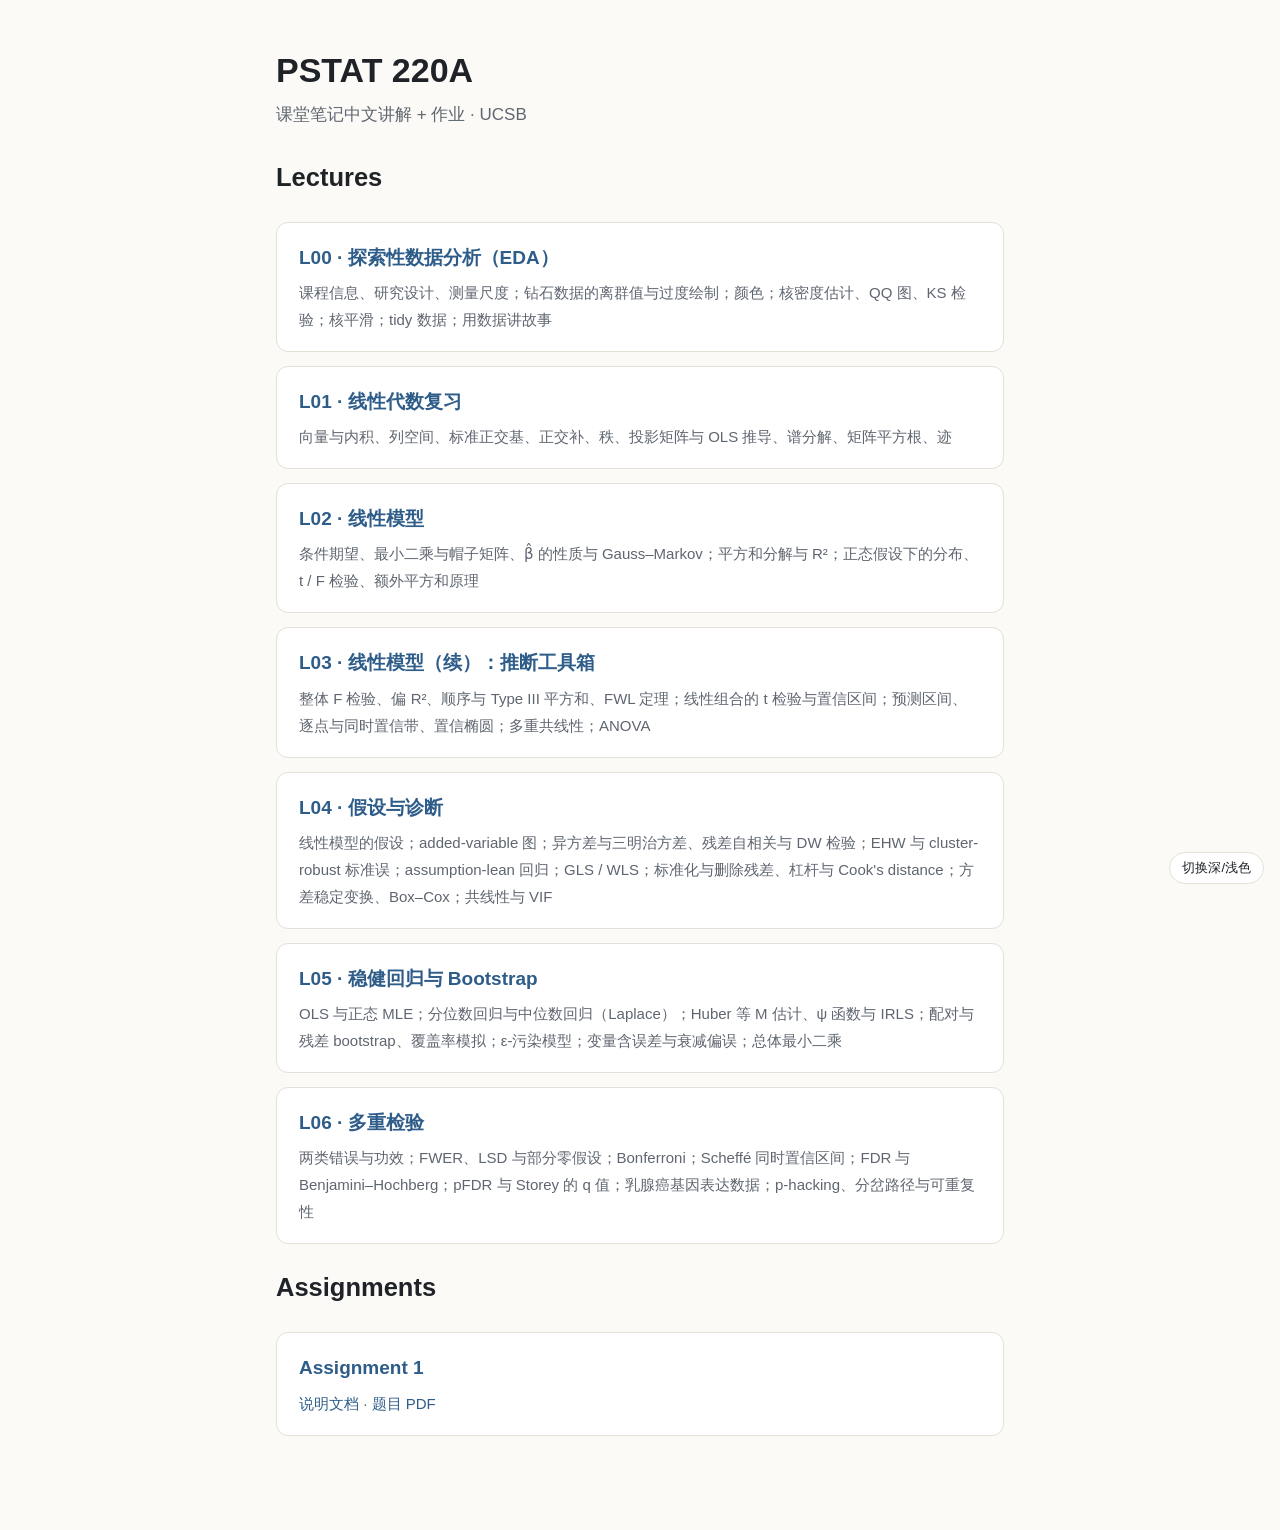
<file: index.html>
<!doctype html>
<html lang="zh-CN">
<head>
<meta charset="utf-8">
<meta name="viewport" content="width=device-width, initial-scale=1">
<title>PSTAT 220A</title>
<link rel="stylesheet" href="assets/style.css">
</head>
<body>
<div class="narrow">
  <header class="page">
    <h1>PSTAT 220A</h1>
    <p class="sub">课堂笔记中文讲解 + 作业 · UCSB</p>
  </header>

  <h2>Lectures</h2>
  <ul class="card-list">
    <li>
      <a href="Lecture/L00-eda.html">L00 · 探索性数据分析（EDA）</a>
      <p>课程信息、研究设计、测量尺度；钻石数据的离群值与过度绘制；颜色；核密度估计、QQ 图、KS 检验；核平滑；tidy 数据；用数据讲故事</p>
    </li>
    <li>
      <a href="Lecture/L01-linear-algebra-review.html">L01 · 线性代数复习</a>
      <p>向量与内积、列空间、标准正交基、正交补、秩、投影矩阵与 OLS 推导、谱分解、矩阵平方根、迹</p>
    </li>
    <li>
      <a href="Lecture/L02-linear-models.html">L02 · 线性模型</a>
      <p>条件期望、最小二乘与帽子矩阵、β̂ 的性质与 Gauss–Markov；平方和分解与 R²；正态假设下的分布、t / F 检验、额外平方和原理</p>
    </li>
    <li>
      <a href="Lecture/L03-linear-models-inference.html">L03 · 线性模型（续）：推断工具箱</a>
      <p>整体 F 检验、偏 R²、顺序与 Type III 平方和、FWL 定理；线性组合的 t 检验与置信区间；预测区间、逐点与同时置信带、置信椭圆；多重共线性；ANOVA</p>
    </li>
    <li>
      <a href="Lecture/L04-assumptions-diagnostics.html">L04 · 假设与诊断</a>
      <p>线性模型的假设；added-variable 图；异方差与三明治方差、残差自相关与 DW 检验；EHW 与 cluster-robust 标准误；assumption-lean 回归；GLS / WLS；标准化与删除残差、杠杆与 Cook's distance；方差稳定变换、Box–Cox；共线性与 VIF</p>
    </li>
    <li>
      <a href="Lecture/L05-robust-regression.html">L05 · 稳健回归与 Bootstrap</a>
      <p>OLS 与正态 MLE；分位数回归与中位数回归（Laplace）；Huber 等 M 估计、ψ 函数与 IRLS；配对与残差 bootstrap、覆盖率模拟；ε-污染模型；变量含误差与衰减偏误；总体最小二乘</p>
    </li>
    <li>
      <a href="Lecture/L06-multiple-testing.html">L06 · 多重检验</a>
      <p>两类错误与功效；FWER、LSD 与部分零假设；Bonferroni；Scheffé 同时置信区间；FDR 与 Benjamini–Hochberg；pFDR 与 Storey 的 q 值；乳腺癌基因表达数据；p-hacking、分岔路径与可重复性</p>
    </li>
    <!-- New lecture template:
    <li>
      <a href="Lecture/L07-xxx.html">L07 · Title</a>
      <p>Short description</p>
    </li>
    -->
  </ul>

  <h2>Assignments</h2>
  <ul class="card-list">
    <li>
      <a href="Assignment_1/hw1.html">Assignment 1</a>
      <p><a href="https://github.com/HOUPU1993/PSTATA220A/blob/main/Assignment_1/document.md" style="font-size:15px;font-weight:400">说明文档</a> · <a href="Assignment_1/hw1.pdf" style="font-size:15px;font-weight:400">题目 PDF</a></p>
    </li>
    <!-- New assignment template:
    <li>
      <a href="Assignment_2/hw2.html">Assignment 2</a>
      <p>Short description</p>
    </li>
    -->
  </ul>
</div>
<script src="assets/main.js"></script>
</body>
</html>
</file>
<file: assets/style.css>
/* PSTAT 220A notes - shared stylesheet */
:root {
  --bg: #fbfaf7;
  --surface: #ffffff;
  --text: #1f2328;
  --muted: #5f6670;
  --border: #e3e0d8;
  --accent: #2f5d8a;
  --accent-soft: #e8f0f8;
  --note-bg: #f6f4ee;
  --plain-bg: #eef6ef;
  --plain-bd: #5b9a68;
  --ex-bg: #fdf6e7;
  --ex-bd: #c99a2e;
  --why-bg: #f3eef9;
  --why-bd: #8a64b8;
  --warn-bg: #fdeeee;
  --warn-bd: #c25555;
  --code-bg: #f1efe9;
  --vec-y: #2f5d8a;
  --vec-hat: #3c8a4f;
  --vec-perp: #c25555;
}
@media (prefers-color-scheme: dark) {
  :root:not([data-theme="light"]) {
    --bg: #16181c;
    --surface: #1d2025;
    --text: #e6e6e3;
    --muted: #9aa0a8;
    --border: #2e3239;
    --accent: #7fb0e0;
    --accent-soft: #1f2a36;
    --note-bg: #22252b;
    --plain-bg: #1b2a1f;
    --plain-bd: #6fbf80;
    --ex-bg: #2b2518;
    --ex-bd: #d9ae4a;
    --why-bg: #261f30;
    --why-bd: #a988d6;
    --warn-bg: #2f1e1e;
    --warn-bd: #e07a7a;
    --code-bg: #262a30;
    --vec-y: #7fb0e0;
    --vec-hat: #6fbf80;
    --vec-perp: #e07a7a;
  }
}
:root[data-theme="dark"] {
  --bg: #16181c; --surface: #1d2025; --text: #e6e6e3; --muted: #9aa0a8;
  --border: #2e3239; --accent: #7fb0e0; --accent-soft: #1f2a36; --note-bg: #22252b;
  --plain-bg: #1b2a1f; --plain-bd: #6fbf80; --ex-bg: #2b2518; --ex-bd: #d9ae4a;
  --why-bg: #261f30; --why-bd: #a988d6; --warn-bg: #2f1e1e; --warn-bd: #e07a7a;
  --code-bg: #262a30; --vec-y: #7fb0e0; --vec-hat: #6fbf80; --vec-perp: #e07a7a;
}

* { box-sizing: border-box; }
html { scroll-behavior: smooth; }
body {
  margin: 0;
  background: var(--bg);
  color: var(--text);
  font-family: -apple-system, BlinkMacSystemFont, "PingFang SC", "Hiragino Sans GB",
               "Noto Sans SC", "Microsoft YaHei", "Segoe UI", Roboto, sans-serif;
  font-size: 17px;
  line-height: 1.8;
}
a { color: var(--accent); }

.layout {
  display: grid;
  grid-template-columns: 250px minmax(0, 1fr);
  gap: 40px;
  max-width: 1180px;
  margin: 0 auto;
  padding: 32px 24px 80px;
}
nav.toc {
  position: sticky;
  top: 24px;
  align-self: start;
  max-height: calc(100vh - 48px);
  overflow-y: auto;
  font-size: 14px;
  line-height: 1.6;
}
nav.toc .home { display: block; margin-bottom: 12px; font-weight: 600; text-decoration: none; }
nav.toc ol { padding-left: 20px; margin: 0; }
nav.toc li { margin: 4px 0; }
nav.toc a { text-decoration: none; color: var(--muted); }
nav.toc a:hover, nav.toc a.active { color: var(--accent); }

main { min-width: 0; }
header.page h1 { font-size: 34px; line-height: 1.3; margin: 0 0 8px; }
header.page .sub { color: var(--muted); margin: 0 0 24px; }

section {
  background: var(--surface);
  border: 1px solid var(--border);
  border-radius: 12px;
  padding: 24px 28px;
  margin: 0 0 28px;
  scroll-margin-top: 16px;
}
section h2 { margin: 0 0 4px; font-size: 24px; }
section h2 .num { color: var(--accent); margin-right: 8px; }
section .page-ref { color: var(--muted); font-size: 13px; margin: 0 0 16px; }
section h3 { font-size: 18px; margin: 24px 0 8px; }

.box {
  border-left: 4px solid var(--border);
  border-radius: 8px;
  padding: 12px 16px;
  margin: 14px 0;
  overflow-x: auto;
}
.box > .label {
  display: block;
  font-size: 13px;
  font-weight: 700;
  letter-spacing: 0.02em;
  margin-bottom: 4px;
}
.box p:first-of-type { margin-top: 0; }
.box p:last-child { margin-bottom: 0; }
.note  { background: var(--note-bg);  border-left-color: var(--muted); }
.plain { background: var(--plain-bg); border-left-color: var(--plain-bd); }
.plain > .label { color: var(--plain-bd); }
.ex    { background: var(--ex-bg);    border-left-color: var(--ex-bd); }
.ex > .label { color: var(--ex-bd); }
.why   { background: var(--why-bg);   border-left-color: var(--why-bd); }
.why > .label { color: var(--why-bd); }
.warn  { background: var(--warn-bg);  border-left-color: var(--warn-bd); }
.warn > .label { color: var(--warn-bd); }

table.glossary { border-collapse: collapse; width: 100%; font-size: 15px; }
table.glossary th, table.glossary td {
  border-bottom: 1px solid var(--border);
  padding: 8px 10px;
  text-align: left;
  vertical-align: top;
}
table.glossary th { color: var(--muted); font-weight: 600; }
.table-wrap { overflow-x: auto; }

code { background: var(--code-bg); padding: 1px 6px; border-radius: 4px; font-size: 0.9em; }
.katex-display { overflow-x: auto; overflow-y: hidden; padding: 4px 0; }

figure { margin: 16px 0; text-align: center; }
figure svg { max-width: 100%; height: auto; }
figcaption { color: var(--muted); font-size: 14px; margin-top: 6px; }

/* interactive projection demo */
.demo { border: 1px solid var(--border); border-radius: 10px; padding: 12px; background: var(--bg); }
.demo svg { width: 100%; max-width: 520px; display: block; margin: 0 auto; touch-action: none; }
.demo .readout { font-size: 14px; color: var(--muted); text-align: center; margin-top: 8px; }
.demo .hint { font-size: 13px; color: var(--muted); text-align: center; }

/* index page */
.card-list { list-style: none; padding: 0; margin: 0; }
.card-list li {
  background: var(--surface);
  border: 1px solid var(--border);
  border-radius: 12px;
  padding: 18px 22px;
  margin-bottom: 14px;
}
.card-list a { font-size: 19px; font-weight: 600; text-decoration: none; }
.card-list p { margin: 4px 0 0; color: var(--muted); font-size: 15px; }
.narrow { max-width: 760px; margin: 0 auto; padding: 48px 16px 80px; }

.theme-toggle {
  position: fixed; right: 16px; bottom: 16px;
  border: 1px solid var(--border); background: var(--surface); color: var(--text);
  border-radius: 999px; padding: 6px 12px; font-size: 13px; cursor: pointer;
}

@media (max-width: 860px) {
  .layout { grid-template-columns: 1fr; padding: 20px 16px 64px; gap: 0; }
  nav.toc { position: static; max-height: none; margin-bottom: 20px;
            border: 1px solid var(--border); border-radius: 10px; padding: 12px 16px;
            background: var(--surface); }
  section { padding: 18px 16px; }
  header.page h1 { font-size: 27px; }
  body { font-size: 16px; }
}

/* generated concept figures */
figure.fig { margin: 18px 0; }
.fig-row { display: flex; flex-wrap: wrap; gap: 12px; justify-content: center; align-items: flex-start; }
.fig-row svg { flex: 1 1 240px; max-width: 360px; height: auto; background: var(--bg);
               border: 1px solid var(--border); border-radius: 10px; }
figure.fig figcaption { text-align: left; max-width: 760px; margin: 8px auto 0; line-height: 1.7; }

.muted-note { color: var(--muted); font-size: 14px; }

/* code blocks and small tables (Lecture 0) */
pre { background: var(--code-bg); border: 1px solid var(--border); border-radius: 10px;
      padding: 12px 14px; overflow-x: auto; font-size: 13.5px; line-height: 1.55; margin: 14px 0; }
pre code { background: none; padding: 0; font-size: inherit; }
.mini-wrap { flex: 0 1 auto; max-width: 100%; overflow-x: auto; }
.mini-title { font-size: 13px; font-weight: 600; margin-bottom: 4px; text-align: center; }
table.mini { font-size: 13px; width: auto; }
table.mini td, table.mini th { padding: 4px 8px; }
.tidy-row { align-items: center; }
.tidy-arrow { font-weight: 700; color: var(--accent); padding: 0 6px; }
</file>
